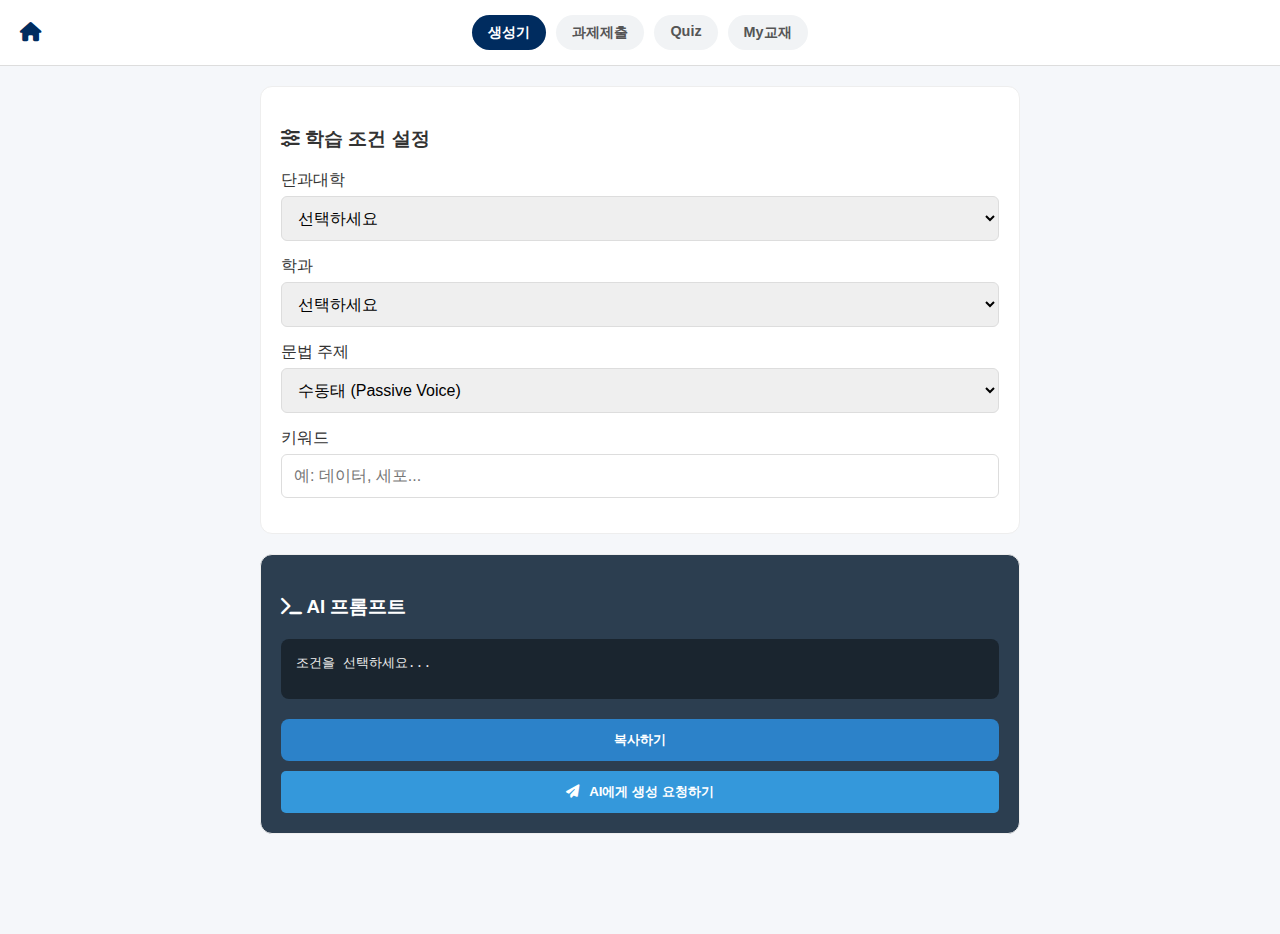
<file: generator.html>
<!DOCTYPE html>
<html lang="ko">
<head>
    <meta charset="UTF-8">
    <meta name="viewport" content="width=device-width, initial-scale=1.0">
    <title>AI 생성기</title>
    <link rel="stylesheet" href="https://cdnjs.cloudflare.com/ajax/libs/font-awesome/6.4.0/css/all.min.css">
    <link rel="stylesheet" href="style.css">
    <style>
        /* 결과창을 위한 추가 스타일 */
        .prompt-box { background: #1a252f; padding: 15px; border-radius: 8px; margin-bottom: 10px; min-height: 60px; word-break: break-all; }
        #apiResponse { 
            white-space: pre-wrap; 
            background: #f9f9f9; 
            padding: 15px; 
            border-radius: 8px; 
            color: #333; 
            min-height: 100px; 
            line-height: 1.6;
            border: 1px solid #ddd;
        }
        .generate-btn {
            margin-top: 10px; 
            background: #3498db; 
            color: white; 
            border: none; 
            padding: 12px; 
            border-radius: 5px; 
            cursor: pointer; 
            width: 100%;
            font-weight: bold;
            display: flex;
            align-items: center;
            justify-content: center;
            gap: 10px;
        }
        .generate-btn:disabled { background: #95a5a6; }
    </style>
</head>
<body>
    <header class="app-header">
        <a href="index.html" class="home-btn"><i class="fa-solid fa-house"></i></a>
        <nav class="nav-links">
            <a href="generator.html" class="nav-link active">생성기</a>
            <a href="submission.html" class="nav-link">과제제출</a>
            <a href="quiz.html" class="nav-link">Quiz</a>
            <a href="textbook.html" class="nav-link">My교재</a>
        </nav>
    </header>

    <div class="container">
        <div class="panel">
            <h3><i class="fa-solid fa-sliders"></i> 학습 조건 설정</h3>
            <label>단과대학</label>
            <select id="collegeSelect" onchange="updateMajors()"><option value="">선택하세요</option></select>
            <label>학과</label>
            <select id="majorSelect" onchange="generatePrompt()"><option value="">선택하세요</option></select>
            <label>문법 주제</label>
            <select id="grammarSelect" onchange="generatePrompt()">
                <option value="Passive Voice">수동태 (Passive Voice)</option>
                <option value="Relative Clauses">관계대명사</option>
                <option value="To-Infinitive">To 부정사</option>
            </select>
            <label>키워드</label>
            <input type="text" id="keyword" placeholder="예: 데이터, 세포..." oninput="generatePrompt()">
        </div>

        <div class="panel" style="background:#2c3e50; color:white;">
            <h3><i class="fa-solid fa-terminal"></i> AI 프롬프트</h3>
            <div id="promptDisplay" class="prompt-box">조건을 선택하세요...</div>
            <button class="copy-btn" onclick="copyPrompt()">복사하기</button>
            
            <button id="generateBtn" class="generate-btn" onclick="askGemini()">
                <i class="fa-solid fa-paper-plane"></i> AI에게 생성 요청하기
            </button>
        </div>

        <div class="panel" id="resultPanel" style="display:none; margin-top: 20px;">
            <h3><i class="fa-solid fa-square-poll-vertical"></i> 생성된 학습 자료</h3>
            <div id="apiResponse">결과를 기다리는 중...</div>
        </div>
    </div>

    <nav class="bottom-nav">
        <a href="generator.html" class="b-item active"><i class="fa-solid fa-wand-magic-sparkles"></i> 생성</a>
        <a href="submission.html" class="b-item"><i class="fa-solid fa-file-pen"></i> 제출</a>
        <a href="quiz.html" class="b-item"><i class="fa-solid fa-layer-group"></i> Quiz</a>
        <a href="textbook.html" class="b-item"><i class="fa-solid fa-book"></i> 교재</a>
    </nav>

    <script src="script.js"></script>
    <script>
        // API 키를 여기에 입력하세요 (보안 주의!)
        const GEMINI_API_KEY = "AIzaSyBxnj8lNrrQSc_tXYWYwEF1NkWgfnZwRlc"; 

        async function askGemini() {
            const promptText = document.getElementById('promptDisplay').innerText;
            const responseDisplay = document.getElementById('apiResponse');
            const resultPanel = document.getElementById('resultPanel');
            const btn = document.getElementById('generateBtn');

            if (promptText.includes("조건을 선택") || !promptText) {
                alert("먼저 학습 조건을 설정해주세요!");
                return;
            }

            resultPanel.style.display = "block";
            responseDisplay.innerText = "⏳ AI가 내용을 분석하여 자료를 만들고 있습니다...";
            btn.disabled = true;

            try {
                const response = await fetch(`https://generativelanguage.googleapis.com/v1beta/models/gemini-2.5-flash:generateContent?key=${GEMINI_API_KEY}`, {
                    method: 'POST',
                    headers: { 'Content-Type': 'application/json' },
                    body: JSON.stringify({
                        contents: [{ parts: [{ text: promptText }] }]
                    })
                });

                const data = await response.json();
                
                if (data.candidates && data.candidates[0].content.parts[0].text) {
                    responseDisplay.innerText = data.candidates[0].content.parts[0].text;
                } else {
                    responseDisplay.innerText = "❌ 답변 생성에 실패했습니다. API 키나 할당량을 확인해주세요.";
                }
            } catch (error) {
                responseDisplay.innerText = "⚠️ 오류 발생: " + error.message;
            } finally {
                btn.disabled = false;
                resultPanel.scrollIntoView({ behavior: 'smooth' });
            }
        }
    </script>
</body>
</html>
</file>
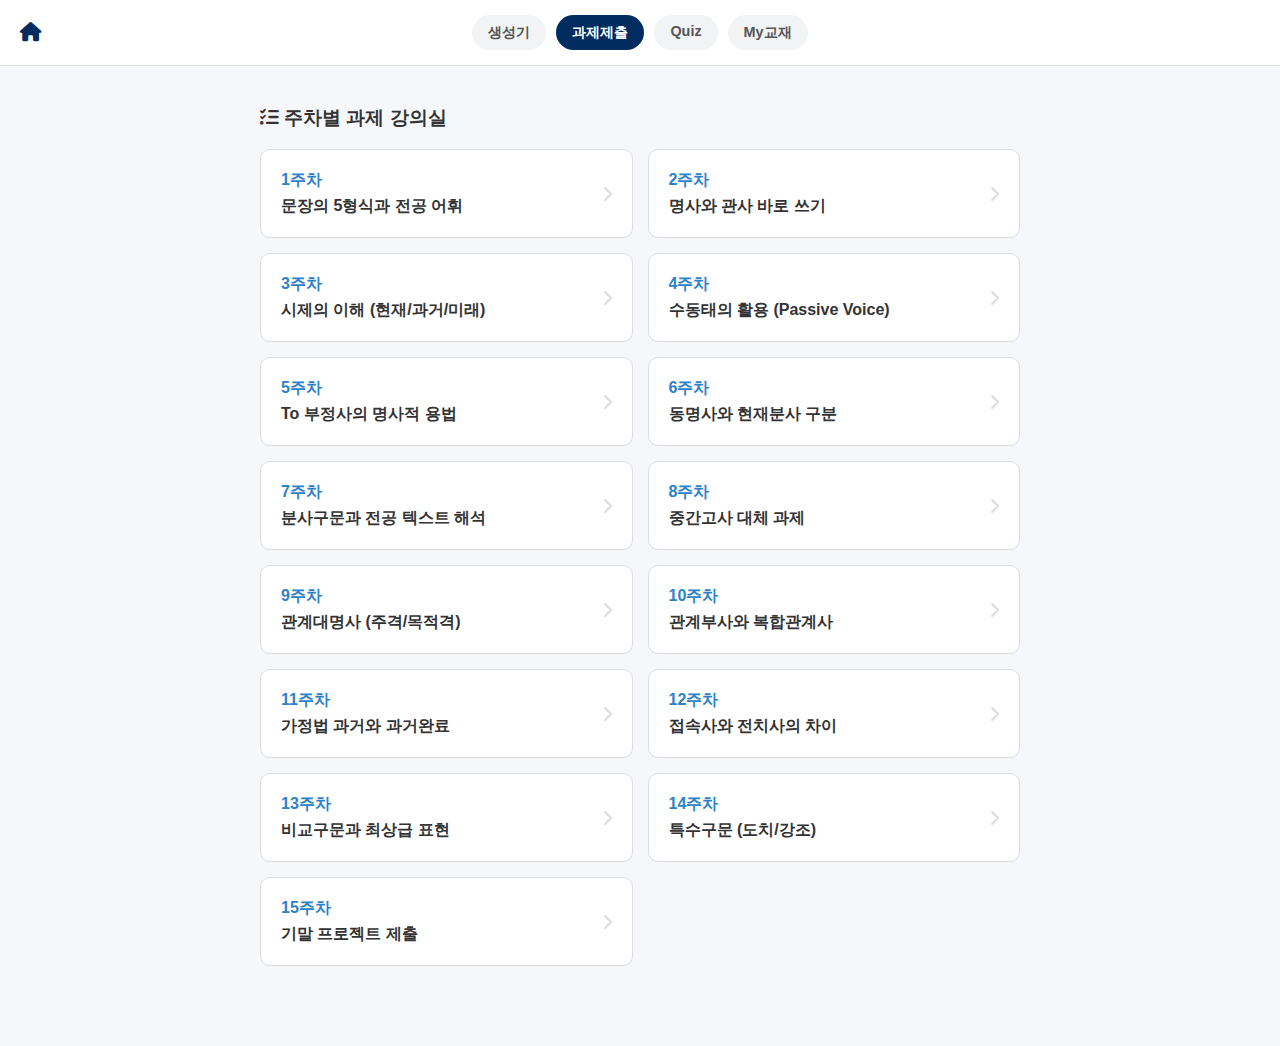
<file: submission.html>
<!DOCTYPE html>
<html lang="ko">
<head>
    <meta charset="UTF-8">
    <meta name="viewport" content="width=device-width, initial-scale=1.0">
    <title>과제 제출</title>
    <link rel="stylesheet" href="https://cdnjs.cloudflare.com/ajax/libs/font-awesome/6.4.0/css/all.min.css">
    <link rel="stylesheet" href="style.css">
</head>
<body>
    <header class="app-header">
        <a href="index.html" class="home-btn"><i class="fa-solid fa-house"></i></a>
        <nav class="nav-links">
            <a href="generator.html" class="nav-link">생성기</a>
            <a href="submission.html" class="nav-link active">과제제출</a>
            <a href="quiz.html" class="nav-link">Quiz</a>
            <a href="textbook.html" class="nav-link">My교재</a>
        </nav>
    </header>

    <div class="container">
        <div id="week-list-view">
            <h3><i class="fa-solid fa-list-check"></i> 주차별 과제 강의실</h3>
            <div class="week-grid" id="weekGrid"></div>
        </div>

        <div id="assignment-detail-view" style="display:none;">
            <button onclick="backToWeekList()" style="background:none; border:none; cursor:pointer; margin-bottom:15px; font-size:1rem;">
                <i class="fa-solid fa-arrow-left"></i> 목록으로
            </button>
            <div class="panel">
                <h2 id="currentWeekTitle" style="color:var(--primary); margin-top:0;">Week X</h2>
                <p style="background:#f0f7ff; padding:15px; border-radius:8px;">
                    주제: <span id="currentWeekTopic" style="font-weight:bold;"></span><br>
                    생성한 예문을 아래 댓글창에 제출하세요.
                </p>
                <div class="giscus-container"></div>
            </div>
        </div>
    </div>

    <nav class="bottom-nav">
        <a href="generator.html" class="b-item"><i class="fa-solid fa-wand-magic-sparkles"></i> 생성</a>
        <a href="submission.html" class="b-item active"><i class="fa-solid fa-file-pen"></i> 제출</a>
        <a href="quiz.html" class="b-item"><i class="fa-solid fa-layer-group"></i> Quiz</a>
        <a href="textbook.html" class="b-item"><i class="fa-solid fa-book"></i> 교재</a>
    </nav>

    <script src="script.js"></script>
</body>
</html>
</file>
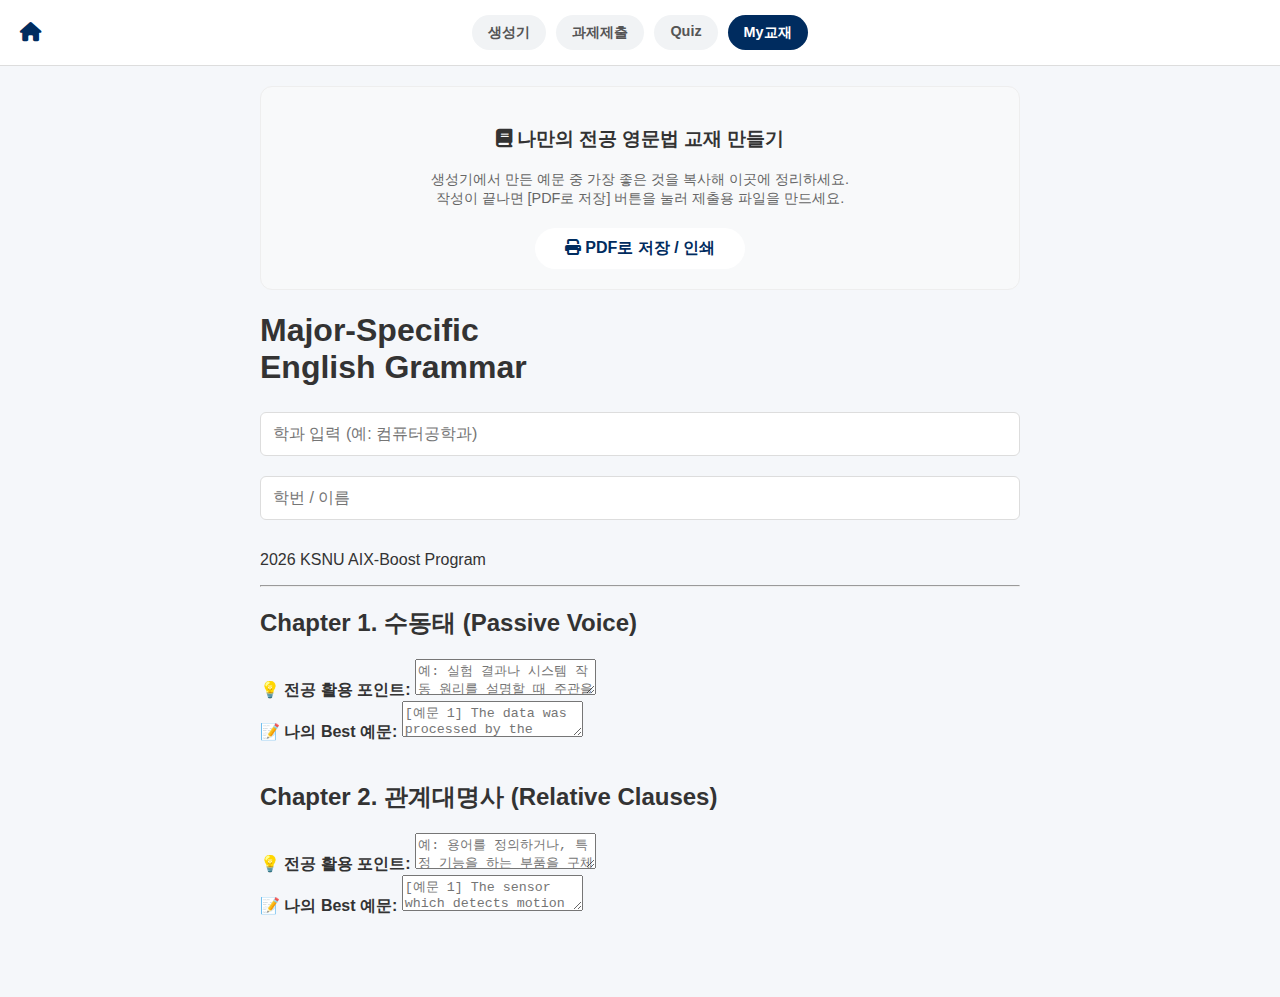
<file: textbook.html>
<!DOCTYPE html>
<html lang="ko">
<head>
    <meta charset="UTF-8">
    <meta name="viewport" content="width=device-width, initial-scale=1.0">
    <title>나만의 문법 교재</title>
    <link rel="stylesheet" href="https://cdnjs.cloudflare.com/ajax/libs/font-awesome/6.4.0/css/all.min.css">
    <link rel="stylesheet" href="style.css">
</head>
<body>
    <header class="app-header no-print">
        <a href="index.html" class="home-btn"><i class="fa-solid fa-house"></i></a>
        <nav class="nav-links">
            <a href="generator.html" class="nav-link">생성기</a>
            <a href="submission.html" class="nav-link">과제제출</a>
            <a href="quiz.html" class="nav-link">Quiz</a>
            <a href="textbook.html" class="nav-link active">My교재</a>
        </nav>
    </header>

    <div class="container">
        <div class="panel no-print" style="text-align:center; background:#f8f9fa;">
            <h3><i class="fa-solid fa-book"></i> 나만의 전공 영문법 교재 만들기</h3>
            <p style="font-size:0.9rem; color:#666; margin-bottom:20px;">
                생성기에서 만든 예문 중 가장 좋은 것을 복사해 이곳에 정리하세요.<br>
                작성이 끝나면 [PDF로 저장] 버튼을 눌러 제출용 파일을 만드세요.
            </p>
            <button onclick="window.print()" class="start-btn" style="font-size:1rem; padding:10px 30px;">
                <i class="fa-solid fa-print"></i> PDF로 저장 / 인쇄
            </button>
        </div>

        <div class="book-page">
            <div class="book-cover">
                <h1 class="book-title">Major-Specific<br>English Grammar</h1>
                <div class="book-info">
                    <input type="text" placeholder="학과 입력 (예: 컴퓨터공학과)" class="book-input large">
                    <input type="text" placeholder="학번 / 이름" class="book-input medium">
                    <p>2026 KSNU AIX-Boost Program</p>
                </div>
            </div>

            <hr class="book-divider">

            <div class="book-content">
                <h2>Chapter 1. 수동태 (Passive Voice)</h2>
                <div class="concept-box">
                    <strong>💡 전공 활용 포인트:</strong>
                    <textarea placeholder="예: 실험 결과나 시스템 작동 원리를 설명할 때 주관을 배제하기 위해 사용함..." class="book-textarea simple"></textarea>
                </div>
                <div class="example-box">
                    <strong>📝 나의 Best 예문:</strong>
                    <textarea placeholder="[예문 1] The data was processed by the algorithm...&#13;&#10;[해석] 데이터는 알고리즘에 의해 처리되었다." class="book-textarea"></textarea>
                </div>

                <br>

                <h2>Chapter 2. 관계대명사 (Relative Clauses)</h2>
                <div class="concept-box">
                    <strong>💡 전공 활용 포인트:</strong>
                    <textarea placeholder="예: 용어를 정의하거나, 특정 기능을 하는 부품을 구체적으로 설명할 때 사용..." class="book-textarea simple"></textarea>
                </div>
                <div class="example-box">
                    <strong>📝 나의 Best 예문:</strong>
                    <textarea placeholder="[예문 1] The sensor which detects motion is..." class="book-textarea"></textarea>
                </div>

                </div>
        </div>
    </div>

    <nav class="bottom-nav no-print">
        <a href="generator.html" class="b-item"><i class="fa-solid fa-wand-magic-sparkles"></i> 생성</a>
        <a href="submission.html" class="b-item"><i class="fa-solid fa-file-pen"></i> 제출</a>
        <a href="quiz.html" class="b-item"><i class="fa-solid fa-layer-group"></i> Quiz</a>
        <a href="textbook.html" class="b-item active"><i class="fa-solid fa-book"></i> 교재</a>
    </nav>

</body>
</html>
</file>
<file: style.css>
/* style.css */
:root {
    --primary: #002c5f;
    --accent: #2c82c9;
    --bg: #f5f7fa;
    --text: #333;
}
* { box-sizing: border-box; }
body { margin: 0; font-family: 'Pretendard', sans-serif; background: var(--bg); color: var(--text); }
a { text-decoration: none; color: inherit; }

/* 공통 헤더 (메뉴 중앙 정렬 + 홈 버튼 왼쪽 고정) */
.app-header {
    background: white; padding: 15px 20px; 
    display: flex; justify-content: center; align-items: center; 
    border-bottom: 1px solid #ddd; position: sticky; top: 0; z-index: 100;
    position: relative; 
}
.home-btn { 
    font-size: 1.2rem; color: var(--primary);
    position: absolute; left: 20px;
}
.nav-links { display: flex; gap: 10px; }
.nav-link {
    padding: 8px 16px; background: #f1f3f5; border-radius: 20px; 
    font-weight: 600; color: #555; font-size: 0.9rem; transition: all 0.2s;
}
.nav-link:hover { background: #e9ecef; color: var(--primary); }
.nav-link.active { background: var(--primary); color: white; }

/* 메인 화면 (index.html) */
.hero-container {
    display: flex; flex-direction: column; justify-content: center; align-items: center;
    text-align: center; padding: 40px 20px;
    background: linear-gradient(135deg, var(--primary) 0%, #004e92 100%);
    color: white; min-height: 100vh;
}
.project-badge { background: rgba(255,255,255,0.2); padding: 8px 16px; border-radius: 20px; font-size: 0.9rem; margin-bottom: 20px; }
.hero-title { font-size: 2.5rem; font-weight: 700; margin: 0 0 15px 0; }
.info-cards { display: grid; grid-template-columns: repeat(auto-fit, minmax(250px, 1fr)); gap: 20px; width: 100%; max-width: 900px; margin: 40px 0; }
.card { background: white; color: var(--text); padding: 25px; border-radius: 15px; text-align: left; }
.card h3 { color: var(--primary); margin-top: 0; display: flex; align-items: center; gap: 10px; }
.start-btn {
    background: white; color: var(--primary); font-size: 1.3rem; font-weight: bold;
    padding: 15px 50px; border: none; border-radius: 50px; cursor: pointer;
    transition: transform 0.2s; display: inline-block;
}
.start-btn:hover { transform: translateY(-3px); }

/* 콘텐츠 영역 공통 */
.container { max-width: 800px; margin: 0 auto; padding: 20px; padding-bottom: 80px; }
.panel { background: white; padding: 20px; border-radius: 12px; border: 1px solid #eee; margin-bottom: 20px; }
select, input { width: 100%; padding: 12px; margin: 5px 0 15px 0; border: 1px solid #ddd; border-radius: 6px; font-size: 1rem; }
.prompt-box { background: #222; color: #eee; padding: 15px; border-radius: 8px; font-family: monospace; white-space: pre-wrap; line-height: 1.5; }
.copy-btn { width: 100%; padding: 12px; background: var(--accent); color: white; border: none; border-radius: 8px; font-weight: bold; cursor: pointer; margin-top: 10px; }

/* 주차별 과제 (submission.html) */
.week-grid { display: grid; grid-template-columns: repeat(auto-fill, minmax(100%, 1fr)); gap: 15px; }
@media(min-width: 600px) { .week-grid { grid-template-columns: repeat(2, 1fr); } }
.week-card {
    background: white; border: 1px solid #ddd; border-radius: 10px; padding: 20px;
    cursor: pointer; transition: all 0.2s; display: flex; justify-content: space-between; align-items: center;
}
.week-card:hover { border-color: var(--primary); transform: translateY(-2px); }
.week-number { font-weight: bold; color: var(--accent); display: block; margin-bottom: 5px; }

/* 퀴즈 카드 (quiz.html) */
.flashcard { background: white; padding: 20px; border-radius: 10px; border-left: 5px solid var(--accent); margin-bottom: 10px; cursor: pointer; }
.answer { display: none; margin-top: 10px; padding-top: 10px; border-top: 1px dashed #ddd; color: var(--accent); }
.flashcard.flipped .answer { display: block; }

/* 모바일 하단 네비 */
.bottom-nav {
    display: none; position: fixed; bottom: 0; width: 100%; background: white; border-top: 1px solid #ddd;
    justify-content: space-around; padding: 10px 0; z-index: 200;
}
.b-item { display: flex; flex-direction: column; align-items: center; font-size: 0.8rem; color: #888; }
.b-item.active { color: var(--primary); }
@media (max-width: 600px) { .bottom-nav { display: flex; } .nav-links { display: none; } }
</file>
